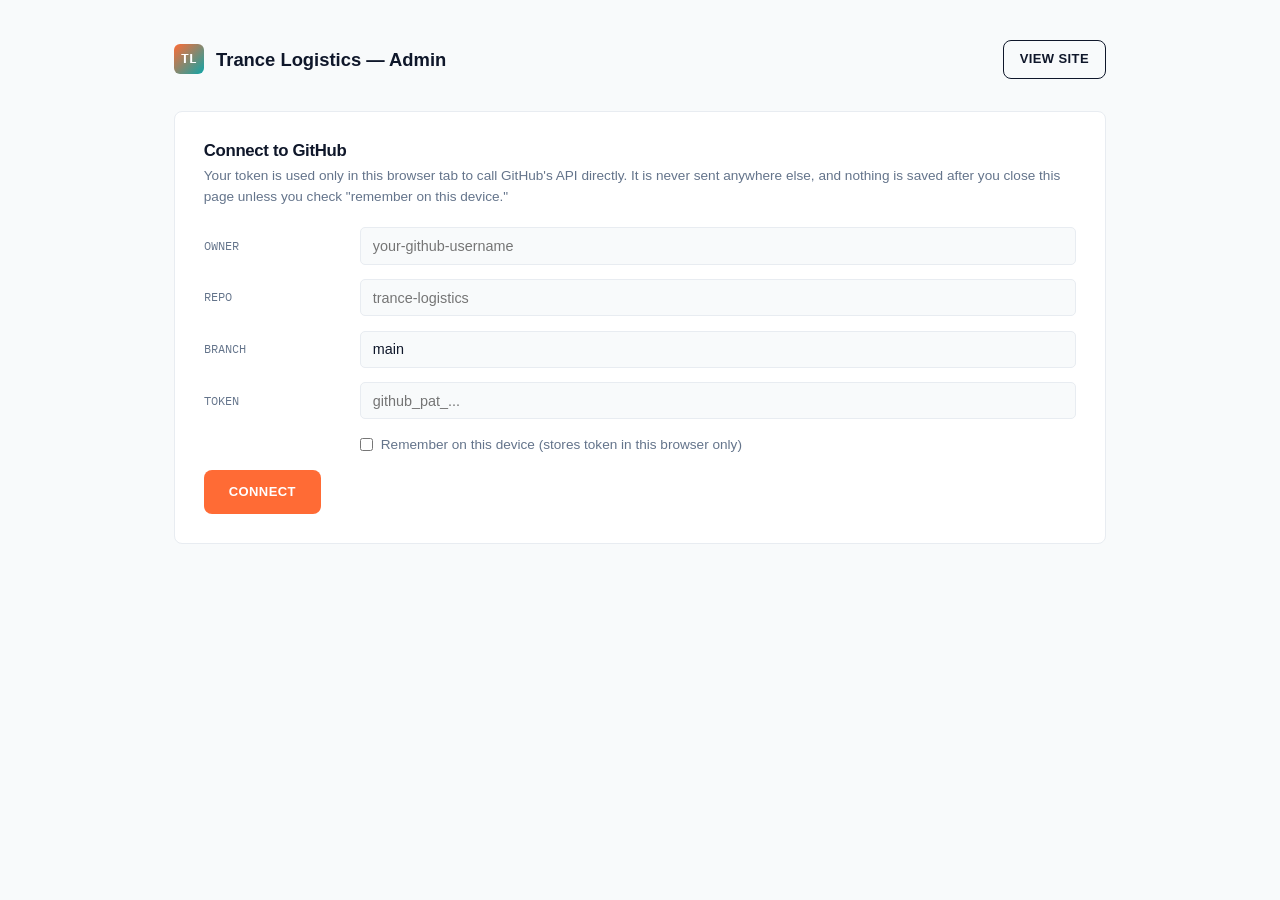
<file: admin.html>
<!DOCTYPE html>
<html lang="en">
<head>
<meta charset="UTF-8">
<meta name="viewport" content="width=device-width, initial-scale=1.0">
<title>Admin — Trance Logistics</title>
<meta name="robots" content="noindex, nofollow">
<link rel="preconnect" href="https://fonts.googleapis.com">
<link href="https://fonts.googleapis.com/css2?family=Space+Grotesk:wght@500;700&family=Inter:wght@400;500;600&family=IBM+Plex+Mono:wght@400;500;600&display=swap" rel="stylesheet">
<link rel="stylesheet" href="assets/css/style.css">
<style>
  body{background:var(--ink-mid);}
  .admin-shell{max-width:980px; margin:0 auto; padding:2.5rem 1.5rem 5rem;}
  .admin-header{display:flex; justify-content:space-between; align-items:center; margin-bottom:2rem; color:var(--text-on-dark);}
  .admin-header .brand{color:var(--text-on-dark);}
  .panel{background:var(--ink); border:1px solid var(--ink-line); border-radius:8px; padding:1.8rem; margin-bottom:1.5rem;}
  .panel h2{color:var(--text-on-dark); font-size:1.05rem; margin-bottom:0.3rem;}
  .panel .hint{color:var(--text-on-dark-muted); font-size:0.85rem; margin-bottom:1.2rem;}
  .field-row{display:grid; grid-template-columns:140px 1fr; gap:1rem; align-items:center; margin-bottom:0.9rem;}
  .field-row label{font-family:var(--font-mono); font-size:11.5px; color:var(--text-on-dark-muted); text-transform:uppercase;}
  .field-row input, .field-row textarea, .field-row select{
    background:var(--ink-mid); border:1px solid var(--ink-line); border-radius:5px; color:var(--text-on-dark);
    padding:0.6rem 0.75rem; font-family:var(--font-body); font-size:0.9rem; width:100%;
  }
  .field-row textarea{min-height:80px; resize:vertical;}
  .tabs{display:flex; flex-wrap:wrap; gap:0.5rem; margin-bottom:1.5rem;}
  .tab-btn{
    background:var(--ink); border:1px solid var(--ink-line); color:var(--text-on-dark-muted);
    padding:0.55rem 1rem; border-radius:20px; font-family:var(--font-mono); font-size:12px; letter-spacing:0.03em;
  }
  .tab-btn.active{border-color:var(--amber); color:var(--amber);}
  .tab-panel{display:none;}
  .tab-panel.active{display:block;}
  .array-item{border:1px solid var(--ink-line); border-radius:6px; padding:1.1rem; margin-bottom:0.9rem; position:relative;}
  .array-item .remove-btn{
    position:absolute; top:0.7rem; right:0.7rem; background:none; border:none; color:var(--text-on-dark-muted);
    font-size:1rem; line-height:1;
  }
  .array-item .remove-btn:hover{color:var(--amber);}
  .add-btn{
    width:100%; padding:0.7rem; border:1px dashed var(--ink-line); border-radius:6px; background:none;
    color:var(--text-on-dark-muted); font-family:var(--font-mono); font-size:12.5px;
  }
  .add-btn:hover{border-color:var(--amber); color:var(--amber);}
  #connect-status, #save-status{
    font-family:var(--font-mono); font-size:12.5px; margin-top:1rem; padding:0.7rem 0.9rem; border-radius:5px; display:none;
  }
  .status-ok{display:block !important; background:rgba(46,156,140,0.12); color:var(--teal-light);}
  .status-err{display:block !important; background:rgba(226,163,59,0.12); color:var(--amber);}
  #app{display:none;}
  .save-bar{position:sticky; bottom:0; background:var(--ink); border-top:1px solid var(--ink-line); padding:1rem 1.8rem; margin:0 -1.8rem; border-radius:0 0 8px 8px; display:flex; justify-content:space-between; align-items:center;}
  .upload-result{margin-top:1rem; display:none;}
</style>
</head>
<body>

<div class="admin-shell">
  <div class="admin-header">
    <div class="brand"><span class="mark">TL</span> Trance Logistics — Admin</div>
    <a href="index.html" class="btn btn-outline-dark" style="padding:0.5rem 1rem;">View site</a>
  </div>

  <div class="panel" id="connect-panel">
    <h2>Connect to GitHub</h2>
    <p class="hint">Your token is used only in this browser tab to call GitHub's API directly. It is never sent anywhere else, and nothing is saved after you close this page unless you check "remember on this device."</p>
    <div class="field-row"><label>Owner</label><input id="gh-owner" placeholder="your-github-username"></div>
    <div class="field-row"><label>Repo</label><input id="gh-repo" placeholder="trance-logistics"></div>
    <div class="field-row"><label>Branch</label><input id="gh-branch" placeholder="main" value="main"></div>
    <div class="field-row"><label>Token</label><input id="gh-token" type="password" placeholder="github_pat_..."></div>
    <div class="field-row"><label>&nbsp;</label>
      <label style="display:flex; align-items:center; gap:0.5rem; font-family:var(--font-body); font-size:0.85rem; text-transform:none; color:var(--text-on-dark-muted);">
        <input type="checkbox" id="gh-remember" style="width:auto;"> Remember on this device (stores token in this browser only)
      </label>
    </div>
    <button class="btn btn-amber" id="connect-btn">Connect</button>
    <div id="connect-status"></div>
  </div>

  <div id="app">
    <div class="tabs">
      <button class="tab-btn active" data-tab="site">Site info</button>
      <button class="tab-btn" data-tab="hero">Hero</button>
      <button class="tab-btn" data-tab="stats">Stats</button>
      <button class="tab-btn" data-tab="services">Services</button>
      <button class="tab-btn" data-tab="lanes">Trade lanes</button>
      <button class="tab-btn" data-tab="testimonials">Testimonials</button>
      <button class="tab-btn" data-tab="offices">Offices</button>
      <button class="tab-btn" data-tab="about">About</button>
      <button class="tab-btn" data-tab="uploads">Uploads</button>
      <button class="tab-btn" data-tab="advanced">Advanced</button>
    </div>

    <div class="panel">
      <div class="tab-panel active" id="tab-site"><h2>Site info</h2><p class="hint">Shown across every page: nav, footer, contact card.</p><div id="site-fields"></div></div>

      <div class="tab-panel" id="tab-hero"><h2>Homepage hero</h2><p class="hint">The headline banner, including the animated route map. Route codes must be one of the known ports so the map can place them.</p><div id="hero-fields"></div></div>

      <div class="tab-panel" id="tab-stats"><h2>Stat strip</h2><p class="hint">The four numbers under the hero.</p><div id="stats-list"></div><button class="add-btn" id="add-stat">+ Add stat</button></div>

      <div class="tab-panel" id="tab-services"><h2>Services</h2><p class="hint">Cards shown on the homepage and services page.</p><div id="services-list"></div><button class="add-btn" id="add-service">+ Add service</button></div>

      <div class="tab-panel" id="tab-lanes"><h2>Featured trade lanes</h2><p class="hint">The manifest-style table on the homepage.</p><div id="lanes-list"></div><button class="add-btn" id="add-lane">+ Add lane</button></div>

      <div class="tab-panel" id="tab-testimonials"><h2>Testimonials</h2><p class="hint">Rotates automatically on the homepage.</p><div id="testimonials-list"></div><button class="add-btn" id="add-testimonial">+ Add testimonial</button></div>

      <div class="tab-panel" id="tab-offices"><h2>Offices</h2><p class="hint">Shown on the about page.</p><div id="offices-list"></div><button class="add-btn" id="add-office">+ Add office</button></div>

      <div class="tab-panel" id="tab-about"><h2>About page</h2><div id="about-fields"></div><h3 style="color:var(--text-on-dark); margin:1.4rem 0 0.8rem; font-size:0.95rem;">Values</h3><div id="values-list"></div><button class="add-btn" id="add-value">+ Add value</button></div>

      <div class="tab-panel" id="tab-uploads">
        <h2>Upload an image</h2>
        <p class="hint">Uploads go to <span class="mono">assets/uploads/</span> in your repo. Copy the resulting path into any field that needs it (this site currently uses icons rather than photos, but this is here for logos, team photos, etc. you add later).</p>
        <input type="file" id="upload-input" accept="image/*">
        <div class="upload-result" id="upload-result"></div>
      </div>

      <div class="tab-panel" id="tab-advanced">
        <h2>Advanced: raw content.json</h2>
        <p class="hint">Full editing power, including fields with no dedicated form yet (like footer navigation links). Edit carefully — this must stay valid JSON.</p>
        <textarea id="raw-json" style="width:100%; min-height:420px; background:var(--ink-mid); color:var(--text-on-dark); border:1px solid var(--ink-line); border-radius:6px; padding:1rem; font-family:var(--font-mono); font-size:12.5px;"></textarea>
        <button class="btn btn-outline-dark" id="apply-raw" style="margin-top:0.8rem;">Apply raw JSON to form fields</button>
      </div>

      <div class="save-bar">
        <span style="font-family:var(--font-mono); font-size:12px; color:var(--text-on-dark-muted);" id="sha-indicator"></span>
        <button class="btn btn-amber" id="save-btn">Publish changes</button>
      </div>
      <div id="save-status"></div>
    </div>
  </div>
</div>

<script src="assets/js/admin.js"></script>
</body>
</html>
</file>
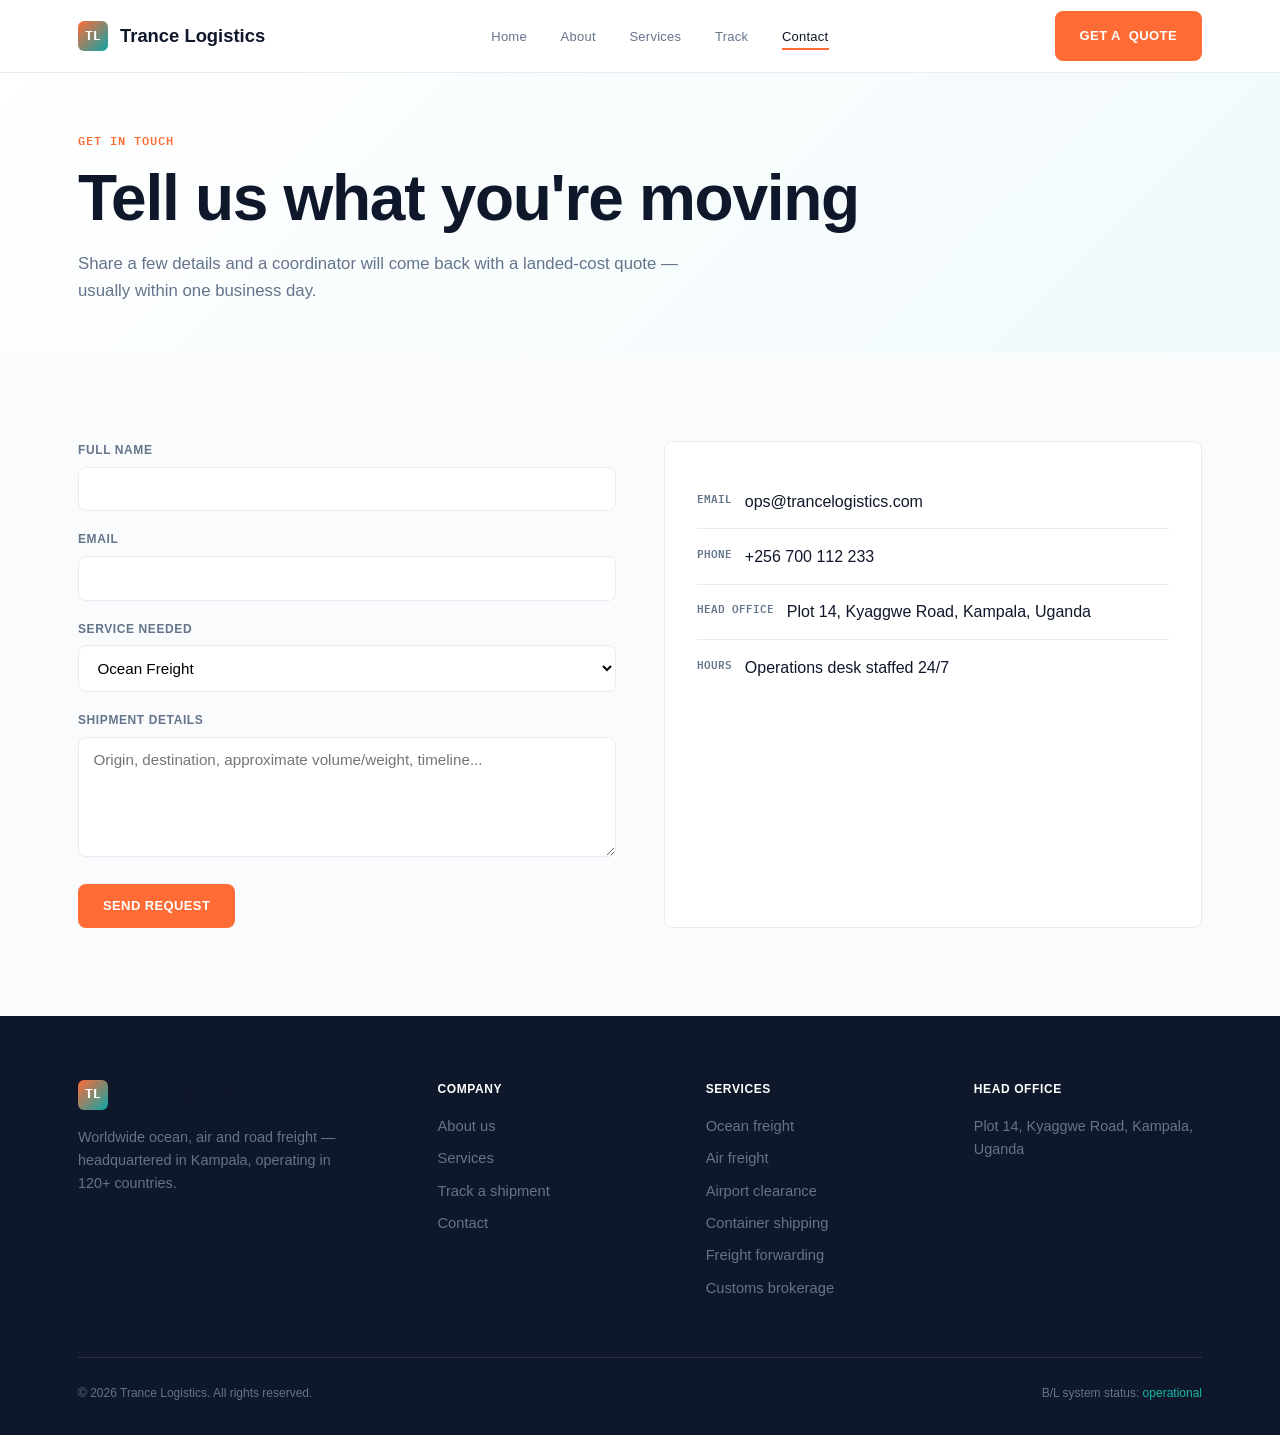
<file: contact.html>
<!DOCTYPE html>
<html lang="en">
<head>
<meta charset="UTF-8">
<meta name="viewport" content="width=device-width, initial-scale=1.0">
<title>Contact — Trance Logistics</title>
<link rel="preconnect" href="https://fonts.googleapis.com">
<link href="https://fonts.googleapis.com/css2?family=Space+Grotesk:wght@500;700&family=Inter:wght@400;500;600&family=IBM+Plex+Mono:wght@400;500;600&display=swap" rel="stylesheet">
<link rel="stylesheet" href="assets/css/style.css">
<link rel="stylesheet" href="assets/css/animations.css">
</head>
<body>

<nav class="site-nav">
  <div class="container">
    <a href="index.html" class="brand"><span class="mark" data-site-mark>TL</span> <span data-site-name>Trance Logistics</span></a>
    <ul class="nav-links">
      <li><a href="index.html">Home</a></li>
      <li><a href="about.html">About</a></li>
      <li><a href="services.html">Services</a></li>
      <li><a href="track.html">Track</a></li>
      <li><a href="contact.html">Contact</a></li>
    </ul>
    <div class="nav-cta">
      <a href="contact.html" class="btn btn-amber"><span class="long">Get a</span> Quote</a>
      <button class="nav-toggle" aria-label="Toggle menu">&#9776;</button>
    </div>
  </div>
</nav>

<header class="page-header">
  <div class="container">
    <div class="eyebrow">Get in touch</div>
    <h1 style="margin:0.9rem 0 1.1rem;">Tell us what you're moving</h1>
    <p class="section-lede">Share a few details and a coordinator will come back with a landed-cost quote — usually within one business day.</p>
  </div>
</header>

<section class="section">
  <div class="container contact-grid">
    <form id="contact-form">
      <div class="form-field">
        <label for="name">Full name</label>
        <input type="text" id="name" required>
      </div>
      <div class="form-field">
        <label for="email">Email</label>
        <input type="email" id="email" required>
      </div>
      <div class="form-field">
        <label for="service">Service needed</label>
        <select id="service">
          <option>Ocean Freight</option>
          <option>Air Freight</option>
          <option>Road &amp; Rail</option>
          <option>Warehousing &amp; Distribution</option>
          <option>Customs Brokerage</option>
          <option>Project &amp; Heavy-Lift Cargo</option>
          <option>Not sure yet</option>
        </select>
      </div>
      <div class="form-field">
        <label for="message">Shipment details</label>
        <textarea id="message" placeholder="Origin, destination, approximate volume/weight, timeline..." required></textarea>
      </div>
      <button type="submit" class="btn btn-amber">Send Request</button>
      <p id="form-status" style="margin-top:1rem; font-family:var(--font-mono); font-size:12.5px; color:var(--teal); display:none;"></p>
    </form>

    <div class="contact-info-card" data-contact-info></div>
  </div>
</section>

<footer class="site-footer">
  <div class="container">
    <div class="footer-grid">
      <div>
        <div class="brand" style="margin-bottom:1rem;"><span class="mark" data-site-mark>TL</span> <span data-site-name>Trance Logistics</span></div>
        <p style="max-width:280px; font-size:0.9rem;">Worldwide ocean, air and road freight — headquartered in Kampala, operating in 120+ countries.</p>
      </div>
      <div>
        <h4>Company</h4>
        <ul data-footer-company></ul>
      </div>
      <div>
        <h4>Services</h4>
        <ul data-footer-services></ul>
      </div>
      <div>
        <h4>Head office</h4>
        <p data-footer-address style="font-size:0.9rem;"></p>
      </div>
    </div>
    <div class="footer-bottom">
      <span>&copy; <span data-year></span> <span data-site-name>Trance Logistics</span>. All rights reserved.</span>
      <span>B/L system status: <span style="color:var(--teal-light)">operational</span></span>
    </div>
  </div>
</footer>

<script src="assets/js/main.js"></script>
<script src="assets/js/animations.js"></script>
<script>
  // This form currently opens the visitor's email client with a pre-filled
  // message (works with zero backend, fine for GitHub Pages). To collect
  // submissions directly instead, swap this for a form backend such as
  // Formspree or Getform — point the fetch() at their endpoint with the
  // same field values and no other changes are needed.
  document.getElementById("contact-form").addEventListener("submit", function (e) {
    e.preventDefault();
    const name = document.getElementById("name").value;
    const email = document.getElementById("email").value;
    const service = document.getElementById("service").value;
    const message = document.getElementById("message").value;
    const to = (window.__TL_CONTENT__ && window.__TL_CONTENT__.site.email) || "ops@trancelogistics.com";
    const subject = encodeURIComponent("Quote request: " + service);
    const body = encodeURIComponent(`Name: ${name}\nEmail: ${email}\nService: ${service}\n\n${message}`);
    window.location.href = `mailto:${to}?subject=${subject}&body=${body}`;

    const status = document.getElementById("form-status");
    status.style.display = "block";
    status.textContent = "Opening your email app to send this — if nothing opens, email us directly instead.";
  });
</script>
</body>
</html>
</file>
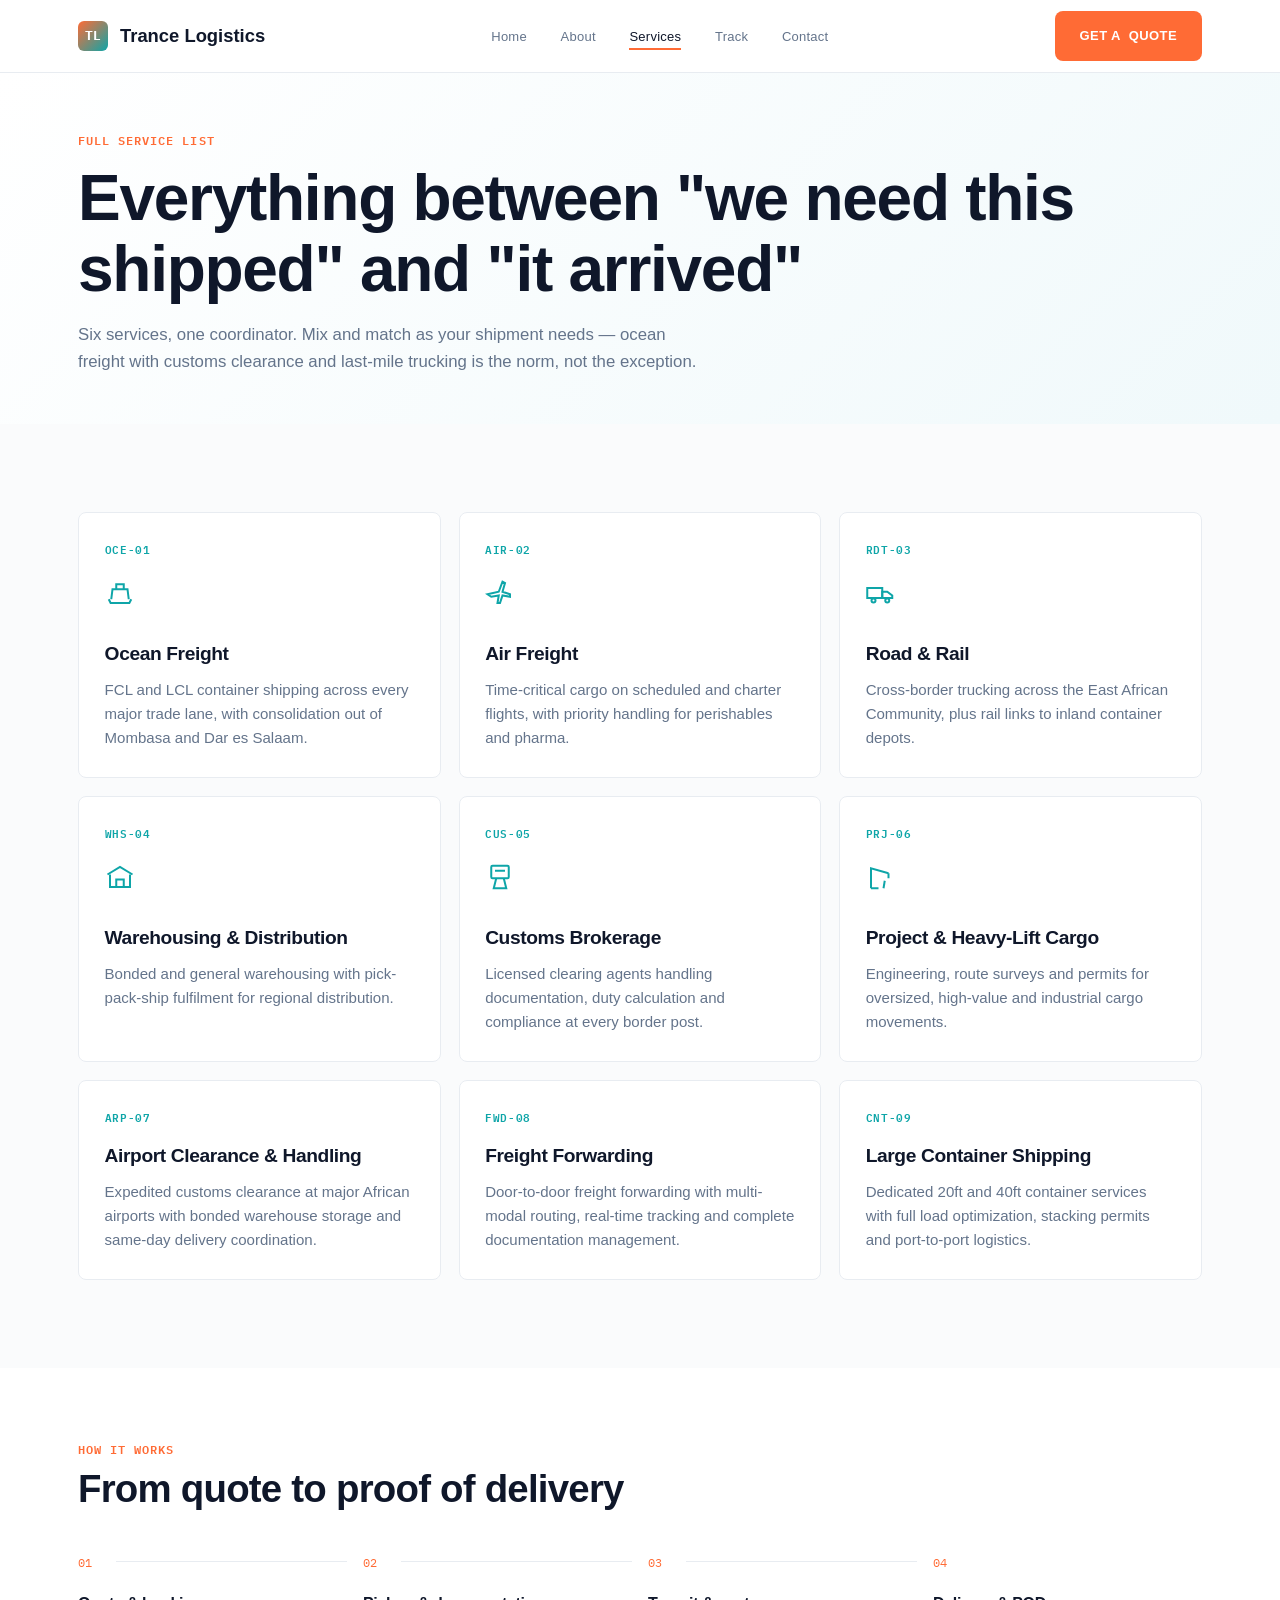
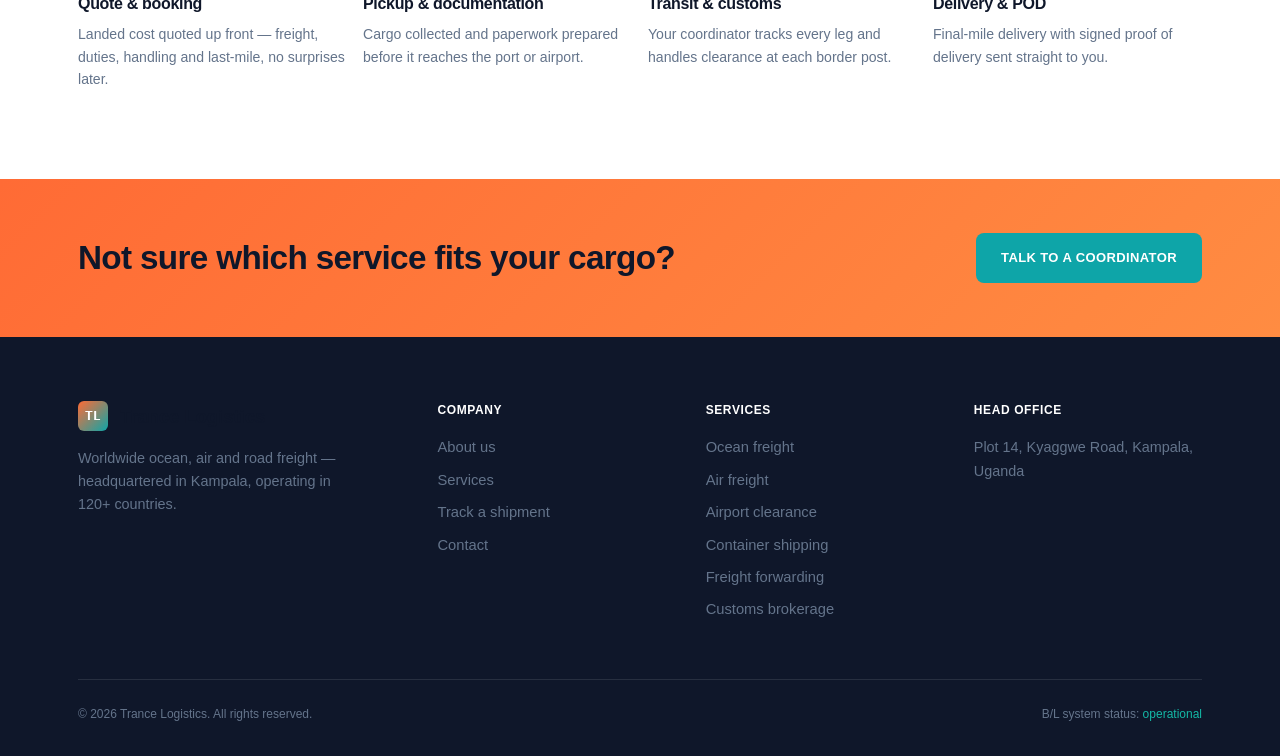
<file: services.html>
<!DOCTYPE html>
<html lang="en">
<head>
<meta charset="UTF-8">
<meta name="viewport" content="width=device-width, initial-scale=1.0">
<title>Services — Trance Logistics</title>
<link rel="preconnect" href="https://fonts.googleapis.com">
<link href="https://fonts.googleapis.com/css2?family=Space+Grotesk:wght@500;700&family=Inter:wght@400;500;600&family=IBM+Plex+Mono:wght@400;500;600&display=swap" rel="stylesheet">
<link rel="stylesheet" href="assets/css/style.css">
<link rel="stylesheet" href="assets/css/animations.css">
<style>
  .process{display:grid; grid-template-columns:repeat(4,1fr); gap:1rem; counter-reset:step;}
  .process-step{position:relative; padding-top:2.4rem;}
  .process-step::before{
    counter-increment:step; content:counter(step, decimal-leading-zero);
    font-family:var(--font-mono); font-size:12px; color:var(--amber);
    position:absolute; top:0; left:0;
  }
  .process-step::after{
    content:""; position:absolute; top:0.55rem; left:2.4rem; right:0; height:1px; background:var(--ink-line);
  }
  .process-step:last-child::after{display:none;}
  .process-step h3{color:var(--text-on-dark); margin-bottom:0.4rem; font-size:1rem;}
  .process-step p{color:var(--text-on-dark-muted); font-size:0.88rem;}
  @media (max-width:860px){.process{grid-template-columns:1fr 1fr;} }
</style>
</head>
<body>

<nav class="site-nav">
  <div class="container">
    <a href="index.html" class="brand"><span class="mark" data-site-mark>TL</span> <span data-site-name>Trance Logistics</span></a>
    <ul class="nav-links">
      <li><a href="index.html">Home</a></li>
      <li><a href="about.html">About</a></li>
      <li><a href="services.html">Services</a></li>
      <li><a href="track.html">Track</a></li>
      <li><a href="contact.html">Contact</a></li>
    </ul>
    <div class="nav-cta">
      <a href="contact.html" class="btn btn-amber"><span class="long">Get a</span> Quote</a>
      <button class="nav-toggle" aria-label="Toggle menu">&#9776;</button>
    </div>
  </div>
</nav>

<header class="page-header">
  <div class="container">
    <div class="eyebrow">Full service list</div>
    <h1 style="margin:0.9rem 0 1.1rem;">Everything between "we need this shipped" and "it arrived"</h1>
    <p class="section-lede">Six services, one coordinator. Mix and match as your shipment needs — ocean freight with customs clearance and last-mile trucking is the norm, not the exception.</p>
  </div>
</header>

<section class="section">
  <div class="container">
    <div class="service-grid" data-services></div>
  </div>
</section>

<section class="section" style="background:var(--ink); padding-top:4.5rem;">
  <div class="container">
    <div class="section-head" style="border:none;">
      <div>
        <div class="eyebrow">How it works</div>
        <h2 style="color:var(--text-on-dark);">From quote to proof of delivery</h2>
      </div>
    </div>
    <div class="process">
      <div class="process-step"><h3>Quote &amp; booking</h3><p>Landed cost quoted up front — freight, duties, handling and last-mile, no surprises later.</p></div>
      <div class="process-step"><h3>Pickup &amp; documentation</h3><p>Cargo collected and paperwork prepared before it reaches the port or airport.</p></div>
      <div class="process-step"><h3>Transit &amp; customs</h3><p>Your coordinator tracks every leg and handles clearance at each border post.</p></div>
      <div class="process-step"><h3>Delivery &amp; POD</h3><p>Final-mile delivery with signed proof of delivery sent straight to you.</p></div>
    </div>
  </div>
</section>

<section class="cta-band">
  <div class="container">
    <h2>Not sure which service fits your cargo?</h2>
    <a href="contact.html" class="btn btn-teal">Talk to a Coordinator</a>
  </div>
</section>

<footer class="site-footer">
  <div class="container">
    <div class="footer-grid">
      <div>
        <div class="brand" style="margin-bottom:1rem;"><span class="mark" data-site-mark>TL</span> <span data-site-name>Trance Logistics</span></div>
        <p style="max-width:280px; font-size:0.9rem;">Worldwide ocean, air and road freight — headquartered in Kampala, operating in 120+ countries.</p>
      </div>
      <div>
        <h4>Company</h4>
        <ul data-footer-company></ul>
      </div>
      <div>
        <h4>Services</h4>
        <ul data-footer-services></ul>
      </div>
      <div>
        <h4>Head office</h4>
        <p data-footer-address style="font-size:0.9rem;"></p>
      </div>
    </div>
    <div class="footer-bottom">
      <span>&copy; <span data-year></span> <span data-site-name>Trance Logistics</span>. All rights reserved.</span>
      <span>B/L system status: <span style="color:var(--teal-light)">operational</span></span>
    </div>
  </div>
</footer>

<script src="assets/js/main.js"></script>
<script src="assets/js/animations.js"></script>
</body>
</html>
</file>
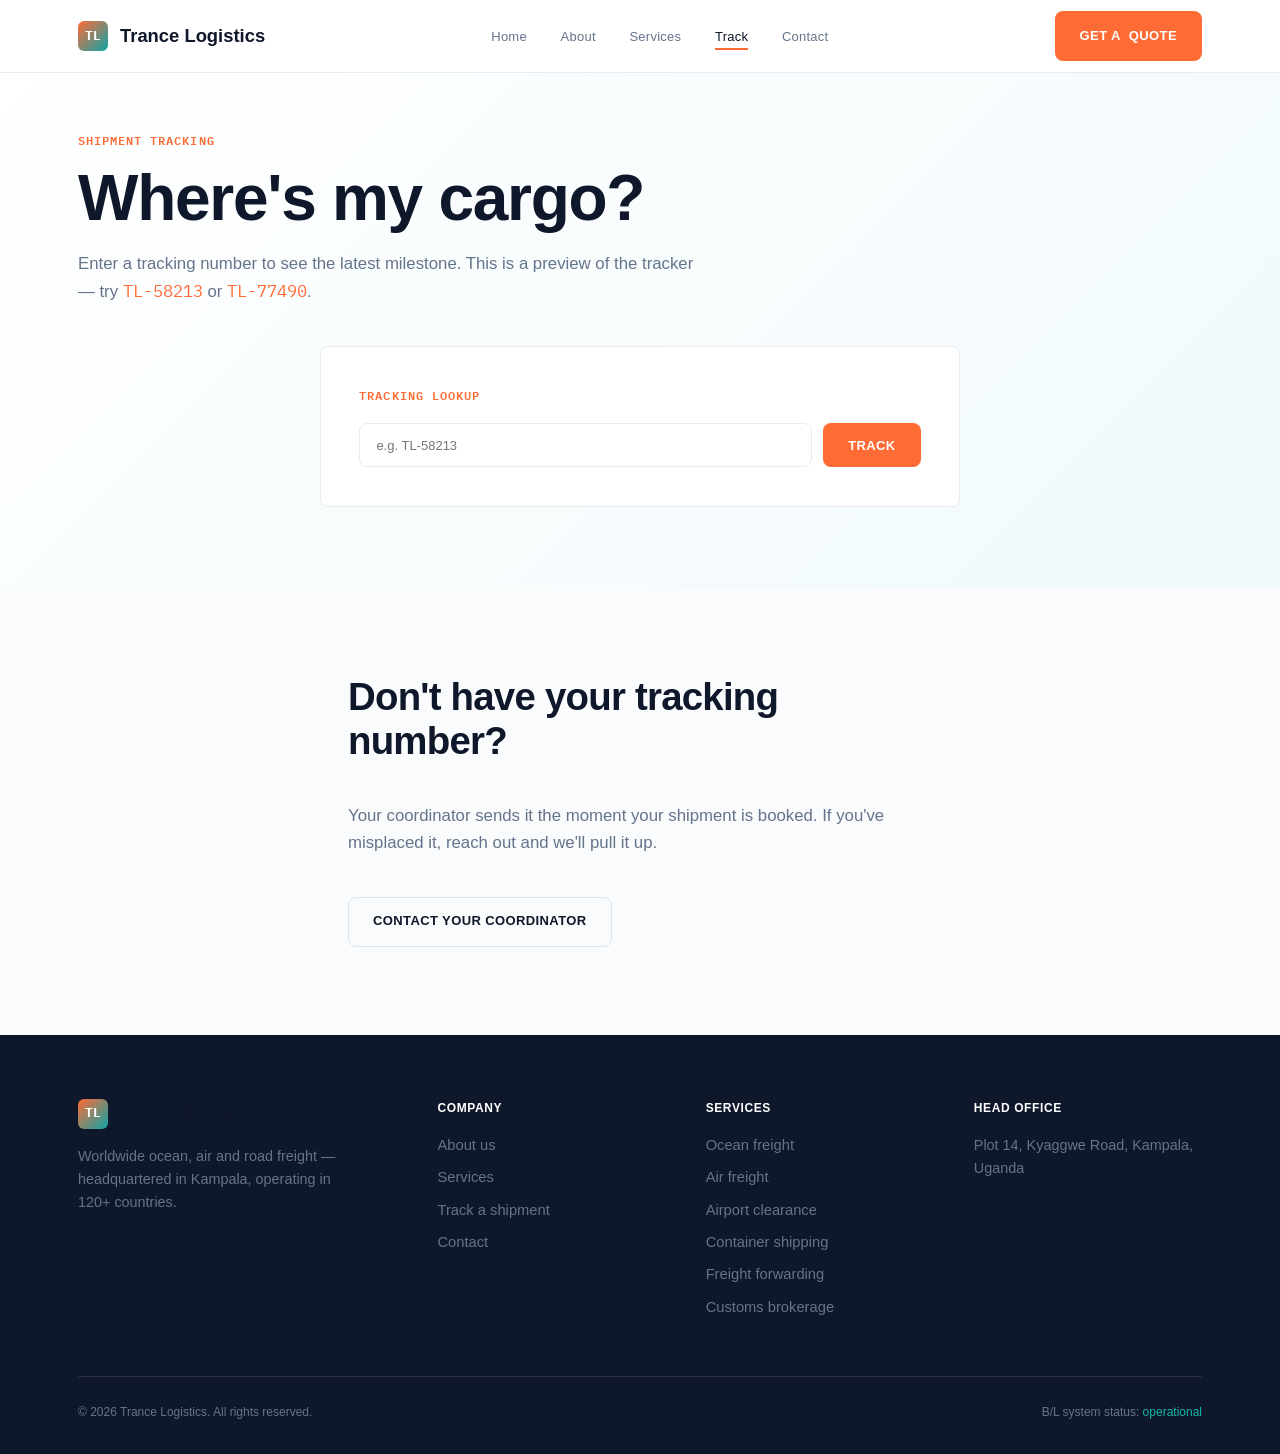
<file: track.html>
<!DOCTYPE html>
<html lang="en">
<head>
<meta charset="UTF-8">
<meta name="viewport" content="width=device-width, initial-scale=1.0">
<title>Track a Shipment — Trance Logistics</title>
<link rel="preconnect" href="https://fonts.googleapis.com">
<link href="https://fonts.googleapis.com/css2?family=Space+Grotesk:wght@500;700&family=Inter:wght@400;500;600&family=IBM+Plex+Mono:wght@400;500;600&display=swap" rel="stylesheet">
<link rel="stylesheet" href="assets/css/style.css">
<link rel="stylesheet" href="assets/css/animations.css">
</head>
<body>

<nav class="site-nav">
  <div class="container">
    <a href="index.html" class="brand"><span class="mark" data-site-mark>TL</span> <span data-site-name>Trance Logistics</span></a>
    <ul class="nav-links">
      <li><a href="index.html">Home</a></li>
      <li><a href="about.html">About</a></li>
      <li><a href="services.html">Services</a></li>
      <li><a href="track.html">Track</a></li>
      <li><a href="contact.html">Contact</a></li>
    </ul>
    <div class="nav-cta">
      <a href="contact.html" class="btn btn-amber"><span class="long">Get a</span> Quote</a>
      <button class="nav-toggle" aria-label="Toggle menu">&#9776;</button>
    </div>
  </div>
</nav>

<header class="page-header" style="padding-bottom:5rem;">
  <div class="container">
    <div class="eyebrow">Shipment tracking</div>
    <h1 style="margin:0.9rem 0 1.1rem;">Where's my cargo?</h1>
    <p class="section-lede">Enter a tracking number to see the latest milestone. This is a preview of the tracker — try <span class="mono" style="color:var(--amber)">TL-58213</span> or <span class="mono" style="color:var(--amber)">TL-77490</span>.</p>

    <div class="track-box mt-lg">
      <div class="eyebrow">Tracking lookup</div>
      <form class="track-form" id="track-form">
        <input type="text" id="track-input" placeholder="e.g. TL-58213" autocomplete="off">
        <button class="btn btn-amber" type="submit">Track</button>
      </form>
      <div id="track-error" style="display:none; color:var(--amber); font-family:var(--font-mono); font-size:12.5px; margin-top:0.9rem;">
        No shipment found with that number. Double-check the reference or contact your coordinator.
      </div>
      <div class="track-result" id="track-result"></div>
    </div>
  </div>
</header>

<section class="section">
  <div class="container" style="max-width:640px;" class="text-center">
    <h2>Don't have your tracking number?</h2>
    <p class="section-lede mt-lg">Your coordinator sends it the moment your shipment is booked. If you've misplaced it, reach out and we'll pull it up.</p>
    <a href="contact.html" class="btn btn-outline-light mt-lg">Contact your coordinator</a>
  </div>
</section>

<footer class="site-footer">
  <div class="container">
    <div class="footer-grid">
      <div>
        <div class="brand" style="margin-bottom:1rem;"><span class="mark" data-site-mark>TL</span> <span data-site-name>Trance Logistics</span></div>
        <p style="max-width:280px; font-size:0.9rem;">Worldwide ocean, air and road freight — headquartered in Kampala, operating in 120+ countries.</p>
      </div>
      <div>
        <h4>Company</h4>
        <ul data-footer-company></ul>
      </div>
      <div>
        <h4>Services</h4>
        <ul data-footer-services></ul>
      </div>
      <div>
        <h4>Head office</h4>
        <p data-footer-address style="font-size:0.9rem;"></p>
      </div>
    </div>
    <div class="footer-bottom">
      <span>&copy; <span data-year></span> <span data-site-name>Trance Logistics</span>. All rights reserved.</span>
      <span>B/L system status: <span style="color:var(--teal-light)">operational</span></span>
    </div>
  </div>
</footer>

<script src="assets/js/main.js"></script>
<script src="assets/js/animations.js"></script>
<script>
  // Demo tracking data. This page previews the tracking experience with sample
  // shipments — wiring it to real shipment data means connecting a backend or
  // carrier API, which is a separate project from this static site.
  const DEMO_SHIPMENTS = {
    "TL-58213": {
      origin: "Mombasa, KE", destination: "Rotterdam, NL", mode: "Ocean Freight",
      milestones: [
        { status: "Booking confirmed", meta: "Mombasa, KE · 3 Aug", done: true },
        { status: "Departed origin port", meta: "Mombasa, KE · 6 Aug", done: true },
        { status: "In transit", meta: "Indian Ocean · en route", done: true },
        { status: "Customs clearance", meta: "Rotterdam, NL · pending arrival", done: false },
        { status: "Out for delivery", meta: "Pending", done: false },
      ],
    },
    "TL-77490": {
      origin: "Kampala, UG", destination: "Dubai, AE", mode: "Air Freight",
      milestones: [
        { status: "Booking confirmed", meta: "Kampala, UG · 11 Aug", done: true },
        { status: "Departed origin airport", meta: "Entebbe, UG · 12 Aug", done: true },
        { status: "Customs clearance", meta: "Dubai, AE · 12 Aug", done: true },
        { status: "Out for delivery", meta: "Dubai, AE · 13 Aug", done: true },
        { status: "Delivered", meta: "Signed by receiving warehouse · 13 Aug", done: true },
      ],
    },
  };

  const form = document.getElementById("track-form");
  const input = document.getElementById("track-input");
  const resultBox = document.getElementById("track-result");
  const errorBox = document.getElementById("track-error");

  form.addEventListener("submit", (e) => {
    e.preventDefault();
    const key = input.value.trim().toUpperCase();
    const shipment = DEMO_SHIPMENTS[key];
    errorBox.style.display = "none";
    resultBox.classList.remove("show");

    if (!shipment) {
      errorBox.style.display = "block";
      return;
    }

    resultBox.innerHTML = `
      <div class="eyebrow">${key} · ${shipment.mode}</div>
      <h3 style="color:var(--text-on-dark); margin:0.5rem 0 1.2rem;">${shipment.origin} &rarr; ${shipment.destination}</h3>
      ${shipment.milestones
        .map(
          (m) => `
        <div class="milestone ${m.done ? "" : "pending"}">
          <div class="dot"></div>
          <div>
            <div class="m-status" style="color:${m.done ? "var(--text-on-dark)" : "var(--text-on-dark-muted)"}">${m.status}</div>
            <div class="m-meta">${m.meta}</div>
          </div>
        </div>`
        )
        .join("")}
    `;
    resultBox.classList.add("show");
  });
</script>
</body>
</html>
</file>
<file: assets/css/style.css>
/* ==========================================================================
   Trance Logistics — Design System (Lighter, Modern Theme)
   Palette: Clean whites + bright accent colors + professional teal
   Type: Poppins (display) / Segoe UI (body) / IBM Plex Mono (data)
   ========================================================================== */

:root{
  --ink:        #FFFFFF;
  --ink-mid:    #F8FAFB;
  --ink-line:   #E8ECF1;
  --paper:      #FAFBFC;
  --paper-mid:  #F0F4F8;
  --paper-line: #DDE5ED;
  --amber:      #FF6B35;
  --amber-dark: #E85A2B;
  --teal:       #0EA5A8;
  --teal-light: #14B8A6;
  --text-on-dark:        #0F172A;
  --text-on-dark-muted:  #64748B;
  --text-on-light:       #0F172A;
  --text-on-light-muted: #64748B;

  --font-display: 'Poppins', 'Segoe UI', sans-serif;
  --font-body: 'Segoe UI', -apple-system, BlinkMacSystemFont, sans-serif;
  --font-mono: 'IBM Plex Mono', monospace;

  --radius: 8px;
  --container: 1180px;
}

*{box-sizing:border-box; margin:0; padding:0;}
html{scroll-behavior:smooth;}
body{
  font-family:var(--font-body);
  background:var(--paper);
  color:var(--text-on-light);
  line-height:1.6;
  -webkit-font-smoothing:antialiased;
}
img{max-width:100%; display:block;}
a{color:inherit; text-decoration:none;}
ul{list-style:none;}
button{font-family:inherit; cursor:pointer;}

.container{
  max-width:var(--container);
  margin:0 auto;
  padding:0 1.75rem;
}

@media (prefers-reduced-motion: reduce){
  *{animation-duration:0.01ms !important; animation-iteration-count:1 !important; transition-duration:0.01ms !important; scroll-behavior:auto !important;}
}

/* ---------- Type ---------- */
.eyebrow{
  font-family:var(--font-mono);
  font-size:11.5px;
  letter-spacing:0.09em;
  text-transform:uppercase;
  color:var(--amber);
  font-weight:600;
}
.eyebrow.on-light{color:var(--teal);}
h1,h2,h3{
  font-family:var(--font-display);
  font-weight:700;
  letter-spacing:-0.02em;
  color:var(--text-on-light);
}
h1{font-size:clamp(2.4rem, 5vw, 4rem); line-height:1.1;}
h2{font-size:clamp(1.7rem, 3vw, 2.5rem); line-height:1.15;}
h3{font-size:1.2rem;}
.section-lede{
  max-width:620px;
  color:var(--text-on-light-muted);
  font-size:1.05rem;
  font-weight:400;
}
.mono{font-family:var(--font-mono);}

/* ---------- Buttons ---------- */
.btn{
  display:inline-flex;
  align-items:center;
  gap:0.5rem;
  padding:0.85rem 1.5rem;
  border-radius:var(--radius);
  font-family:var(--font-display);
  font-size:13px;
  letter-spacing:0.03em;
  text-transform:uppercase;
  font-weight:600;
  border:1px solid transparent;
  transition:transform 0.15s ease, background 0.15s ease, border-color 0.15s ease, box-shadow 0.15s ease;
}
.btn:hover{transform:translateY(-2px); box-shadow:0 4px 12px rgba(0,0,0,0.1);}
.btn-amber{background:var(--amber); color:#fff;}
.btn-amber:hover{background:var(--amber-dark);}
.btn-outline-dark{border-color:var(--text-on-light); color:var(--text-on-light);}
.btn-outline-dark:hover{border-color:var(--amber); background:rgba(255,107,53,0.05); color:var(--amber);}
.btn-outline-light{border-color:var(--paper-line); color:var(--text-on-light);}
.btn-outline-light:hover{border-color:var(--teal); background:rgba(14,165,168,0.05); color:var(--teal);}
.btn-teal{background:var(--teal); color:#fff;}
.btn-teal:hover{background:var(--teal-light);}

/* ---------- Nav ---------- */
.site-nav{
  position:sticky; top:0; z-index:50;
  background:rgba(255,255,255,0.95);
  backdrop-filter:blur(8px);
  border-bottom:1px solid var(--ink-line);
}
.site-nav .container{
  display:flex; align-items:center; justify-content:space-between;
  height:72px;
}
.brand{
  display:flex; align-items:center; gap:12px;
  font-family:var(--font-display); font-weight:700; font-size:1.15rem;
  color:var(--text-on-light);
  transition:opacity 0.2s ease;
}
.brand:hover{
  opacity:0.85;
}
.brand-logo{
  height:50px;
  width:auto;
  max-width:50px;
}
.brand .mark{
  width:30px; height:30px; border-radius:6px;
  background:linear-gradient(135deg, var(--amber), var(--teal));
  display:flex; align-items:center; justify-content:center;
  color:#fff; font-family:var(--font-mono); font-weight:700; font-size:13px;
}
.nav-links{display:flex; align-items:center; gap:2.1rem;}
.nav-links a{
  font-family:var(--font-display); font-size:13px; letter-spacing:0.02em; font-weight:500;
  color:var(--text-on-dark-muted);
  padding-bottom:4px; border-bottom:2px solid transparent;
  transition:color 0.15s ease, border-color 0.15s ease;
}
.nav-links a:hover, .nav-links a.active{color:var(--text-on-dark); border-color:var(--amber);}
.nav-cta{display:flex; align-items:center; gap:1rem;}
.nav-toggle{display:none; background:none; border:none; color:var(--text-on-light); font-size:1.4rem;}

@media (max-width:860px){
  .nav-links{
    position:absolute; top:72px; left:0; right:0;
    background:#fff; border-bottom:1px solid var(--ink-line);
    flex-direction:column; align-items:flex-start; gap:0;
    padding:0.5rem 1.75rem 1.25rem;
    display:none;
  }
  .nav-links.open{display:flex;}
  .nav-links a{padding:0.7rem 0; width:100%; border-bottom:none;}
  .nav-toggle{display:block;}
  .nav-cta .btn span.long{display:none;}
}

/* ---------- Hero ---------- */
.hero{
  position:relative;
  background:linear-gradient(135deg, #FFFFFF 0%, #F0F9FB 100%);
  color:var(--text-on-light);
  overflow:hidden;
  padding:5rem 0 4rem;
}
.hero-grid{
  display:grid; grid-template-columns:1.1fr 1fr; gap:2rem; align-items:center;
  position:relative; z-index:2;
}
.hero h1{margin:0.9rem 0 1.1rem;}
.hero .section-lede{color:var(--text-on-light-muted); max-width:520px;}
.hero-actions{display:flex; gap:0.9rem; margin-top:1.9rem; flex-wrap:wrap;}
.hero-map{position:relative; height:380px;}
.hero-map svg{width:100%; height:100%;}
@media (max-width:900px){
  .hero-grid{grid-template-columns:1fr;}
  .hero-map{height:280px; order:-1;}
}

/* route map styling */
.route-grid-line{stroke:var(--ink-line); stroke-width:1;}
.route-path{
  fill:none; stroke:var(--amber); stroke-width:1.6; stroke-dasharray:6 5;
  animation:dashmove 3.2s linear infinite;
  opacity:0.85;
}
.route-path.alt{stroke:var(--teal-light);}
@keyframes dashmove{to{stroke-dashoffset:-110;}}
.route-node{fill:var(--paper);}
.route-node-ring{
  fill:none; stroke:var(--amber); stroke-width:1.4; opacity:0;
  transform-origin:center;
  animation:ping 2.6s ease-out infinite;
}
.route-node-ring.t2{animation-delay:0.9s; stroke:var(--teal-light);}
.route-node-ring.t3{animation-delay:1.7s;}
@keyframes ping{
  0%{opacity:0.7; transform:scale(0.4);}
  100%{opacity:0; transform:scale(2.6);}
}
.route-label{
  font-family:var(--font-mono); font-size:9.5px; fill:var(--text-on-dark-muted); letter-spacing:0.05em;
}

/* ---------- Stat strip ---------- */
.stat-strip{
  background:#fff; border-top:1px solid var(--ink-line); border-bottom:1px solid var(--ink-line);
}
.stat-strip .container{
  display:grid; grid-template-columns:repeat(4, 1fr);
  padding:2.2rem 1.75rem;
}
.stat{padding:0 1.5rem; border-left:1px solid var(--ink-line);}
.stat:first-child{border-left:none; padding-left:0;}
.stat .value{font-family:var(--font-display); font-size:1.9rem; color:var(--amber); font-weight:700;}
.stat .label{font-size:12.5px; color:var(--text-on-dark-muted); margin-top:0.3rem; font-weight:500;}
@media (max-width:760px){
  .stat-strip .container{grid-template-columns:1fr 1fr; row-gap:1.6rem;}
  .stat{border-left:none; padding-left:0;}
}

/* ---------- Sections ---------- */
.section{padding:5.5rem 0;}
.section.tight{padding:3.5rem 0;}
.section-head{display:flex; justify-content:space-between; align-items:flex-end; gap:2rem; margin-bottom:2.6rem; flex-wrap:wrap;}
.section-head h2{margin-top:0.5rem;}

/* ---------- Service cards ---------- */
.service-grid{display:grid; grid-template-columns:repeat(3, 1fr); gap:1.1rem;}
.service-card{
  background:#fff; border:1px solid var(--ink-line); border-radius:var(--radius);
  padding:1.7rem 1.6rem;
  opacity:0; transform:translateY(16px);
  transition:opacity 0.6s ease, transform 0.6s ease, border-color 0.2s ease, box-shadow 0.2s ease;
}
.service-card.in{opacity:1; transform:translateY(0);}
.service-card:hover{border-color:var(--teal); box-shadow:0 8px 24px rgba(14,165,168,0.1);}
.service-card .code{font-family:var(--font-mono); font-size:11px; color:var(--teal); letter-spacing:0.06em; font-weight:600;}
.service-card .icon{margin:0.9rem 0 1rem; font-size:2rem;}
.service-card h3{margin-bottom:0.5rem; color:var(--text-on-light);}
.service-card p{color:var(--text-on-light-muted); font-size:0.94rem; line-height:1.6;}
@media (max-width:900px){.service-grid{grid-template-columns:1fr 1fr;}}
@media (max-width:600px){.service-grid{grid-template-columns:1fr;}}

/* ---------- Lane table (manifest style) ---------- */
.lane-table{width:100%; border-collapse:collapse; font-family:var(--font-body); font-size:13px;}
.lane-table th{
  text-align:left; padding:0.8rem 1rem; color:var(--text-on-light-muted);
  font-weight:600; text-transform:uppercase; letter-spacing:0.05em; font-size:11px;
  border-bottom:1px solid var(--ink-line);
}
.lane-table td{padding:1rem; border-bottom:1px solid var(--ink-line);}
.lane-table tr:hover td{background:var(--paper-mid);}
.tag{
  display:inline-block; padding:0.2rem 0.55rem; border-radius:4px;
  background:rgba(14,165,168,0.1); color:var(--teal); font-size:11px; font-weight:600;
}

/* ---------- Testimonial slider ---------- */
.t-slider{position:relative; max-width:760px; margin:0 auto; min-height:190px;}
.t-slide{
  position:absolute; inset:0; opacity:0; transition:opacity 0.6s ease; pointer-events:none;
}
.t-slide.active{opacity:1; pointer-events:auto;}
.t-slide blockquote{font-family:var(--font-display); font-size:1.35rem; line-height:1.4; color:var(--text-on-light); font-weight:500;}
.t-slide .attrib{margin-top:1.2rem; font-family:var(--font-body); font-size:13px; color:var(--teal); font-weight:600;}
.t-dots{display:flex; gap:8px; justify-content:center; margin-top:2rem;}
.t-dots button{
  width:7px; height:7px; border-radius:50%; background:var(--paper-line); border:none;
}
.t-dots button.active{background:var(--teal); width:20px; border-radius:4px; transition:width 0.2s ease;}

/* ---------- CTA band ---------- */
.cta-band{background:linear-gradient(135deg, var(--amber) 0%, #FF8C42 100%); color:#fff; padding:3.4rem 0;}
.cta-band .container{display:flex; justify-content:space-between; align-items:center; gap:2rem; flex-wrap:wrap;}
.cta-band h2{font-size:clamp(1.5rem, 2.6vw, 2.1rem); font-weight:700;}

/* ---------- Footer ---------- */
.site-footer{background:var(--text-on-light); color:var(--text-on-dark-muted); padding:4rem 0 2rem;}
.footer-grid{display:grid; grid-template-columns:1.4fr 1fr 1fr 1fr; gap:2.5rem; padding-bottom:3rem; border-bottom:1px solid rgba(255,255,255,0.1);}
.footer-grid h4{font-family:var(--font-display); font-size:12px; letter-spacing:0.05em; text-transform:uppercase; color:#fff; margin-bottom:1rem; font-weight:700;}
.footer-grid li{margin-bottom:0.55rem; font-size:0.92rem;}
.footer-grid a:hover{color:var(--amber);}
.footer-bottom{display:flex; justify-content:space-between; padding-top:1.6rem; font-size:12px; font-family:var(--font-body); flex-wrap:wrap; gap:0.8rem;}
@media (max-width:800px){.footer-grid{grid-template-columns:1fr 1fr;}}

/* ---------- Reveal-on-scroll ---------- */
.reveal{opacity:0; transform:translateY(18px); transition:opacity 0.7s ease, transform 0.7s ease;}
.reveal.in{opacity:1; transform:translateY(0);}

/* ---------- Inner page header (non-home) ---------- */
.page-header{background:linear-gradient(135deg, #FFFFFF 0%, #F0F9FB 100%); color:var(--text-on-light); padding:3.6rem 0 3rem;}
.page-header .section-lede{color:var(--text-on-light-muted);}

/* ---------- About page ---------- */
.values-grid{display:grid; grid-template-columns:repeat(3,1fr); gap:1.1rem;}
.value-card{
  border-left:3px solid var(--teal); padding:0.3rem 0 0.3rem 1.1rem;
  background:#fff; padding:1.2rem 1.2rem 1.2rem 1.1rem; border-radius:var(--radius);
}
.value-card h3{margin-bottom:0.4rem; color:var(--text-on-light);}
.value-card p{color:var(--text-on-light-muted); font-size:0.92rem; line-height:1.6;}
@media (max-width:760px){.values-grid{grid-template-columns:1fr;}}

.office-grid{display:grid; grid-template-columns:repeat(4,1fr); gap:1rem;}
.office-card{
  background:#fff; border:1px solid var(--ink-line); border-radius:var(--radius); 
  padding:1.3rem; transition:border-color 0.2s ease, box-shadow 0.2s ease;
}
.office-card:hover{border-color:var(--teal); box-shadow:0 4px 12px rgba(14,165,168,0.1);}
.office-card .city{font-family:var(--font-display); font-weight:700; font-size:1.05rem; color:var(--text-on-light);}
.office-card .coords{font-family:var(--font-mono); font-size:11px; color:var(--amber); margin:0.3rem 0 0.6rem; font-weight:600;}
.office-card .role{font-size:12.5px; color:var(--text-on-dark-muted);}
@media (max-width:860px){.office-grid{grid-template-columns:1fr 1fr;}}

/* ---------- Track page ---------- */
.track-box{
  background:#fff; border:1px solid var(--ink-line); border-radius:var(--radius);
  padding:2.4rem; max-width:640px; margin:0 auto;
}
.track-form{display:flex; gap:0.7rem; margin-top:1.2rem;}
.track-form input{
  flex:1; padding:0.85rem 1rem; border-radius:var(--radius); border:1px solid var(--ink-line);
  background:#fff; color:var(--text-on-light); font-family:var(--font-body); font-size:13px;
}
.track-form input:focus{outline:2px solid var(--teal); outline-offset:1px;}
.track-result{margin-top:1.8rem; display:none;}
.track-result.show{display:block;}
.milestone{display:flex; gap:1rem; padding:0.9rem 0; border-bottom:1px solid var(--ink-line);}
.milestone:last-child{border-bottom:none;}
.milestone .dot{width:9px; height:9px; border-radius:50%; background:var(--teal); margin-top:5px; flex-shrink:0;}
.milestone.pending .dot{background:var(--ink-line);}
.milestone .m-status{font-weight:600; font-size:0.92rem; color:var(--text-on-light);}
.milestone .m-meta{font-family:var(--font-mono); font-size:11.5px; color:var(--text-on-dark-muted); margin-top:0.2rem;}

/* ---------- Contact page ---------- */
.contact-grid{display:grid; grid-template-columns:1fr 1fr; gap:3rem;}
.form-field{margin-bottom:1.2rem;}
.form-field label{
  display:block; font-family:var(--font-display); font-size:12px; text-transform:uppercase; 
  letter-spacing:0.05em; color:var(--text-on-light-muted); margin-bottom:0.4rem; font-weight:600;
}
.form-field input, .form-field select, .form-field textarea{
  width:100%; padding:0.8rem 0.9rem; border:1px solid var(--ink-line); border-radius:var(--radius);
  font-family:var(--font-body); font-size:0.95rem; background:#fff;
}
.form-field textarea{min-height:120px; resize:vertical;}
.form-field input:focus, .form-field select:focus, .form-field textarea:focus{outline:2px solid var(--teal); outline-offset:1px;}
.contact-info-card{background:#fff; color:var(--text-on-light); border-radius:var(--radius); padding:2rem; border:1px solid var(--ink-line);}
.contact-info-card .row{display:flex; gap:0.8rem; padding:0.9rem 0; border-bottom:1px solid var(--ink-line);}
.contact-info-card .row:last-child{border-bottom:none;}
.contact-info-card .row .label{font-family:var(--font-mono); font-size:11px; color:var(--text-on-dark-muted); text-transform:uppercase; font-weight:600;}
@media (max-width:860px){.contact-grid{grid-template-columns:1fr;}}

/* ---------- Utility ---------- */
.text-center{text-align:center;}
.mt-lg{margin-top:2.5rem;}
</file>
<file: assets/css/animations.css>
/* ============================================================================
   TRANCE LOGISTICS — VISUAL ANIMATIONS & GRAPHICS
   ============================================================================ */

/* Fade In on Scroll */
@keyframes fadeInUp {
  from {
    opacity: 0;
    transform: translateY(30px);
  }
  to {
    opacity: 1;
    transform: translateY(0);
  }
}

@keyframes fadeInDown {
  from {
    opacity: 0;
    transform: translateY(-30px);
  }
  to {
    opacity: 1;
    transform: translateY(0);
  }
}

@keyframes fadeIn {
  from {
    opacity: 0;
  }
  to {
    opacity: 1;
  }
}

@keyframes slideInLeft {
  from {
    opacity: 0;
    transform: translateX(-60px);
  }
  to {
    opacity: 1;
    transform: translateX(0);
  }
}

@keyframes slideInRight {
  from {
    opacity: 0;
    transform: translateX(60px);
  }
  to {
    opacity: 1;
    transform: translateX(0);
  }
}

/* Scale and Pulse Effects */
@keyframes scaleIn {
  from {
    opacity: 0;
    transform: scale(0.95);
  }
  to {
    opacity: 1;
    transform: scale(1);
  }
}

@keyframes pulse {
  0%, 100% {
    opacity: 1;
  }
  50% {
    opacity: 0.7;
  }
}

@keyframes glow {
  0%, 100% {
    box-shadow: 0 0 5px rgba(0, 0, 0, 0.1);
  }
  50% {
    box-shadow: 0 0 20px rgba(255, 193, 7, 0.3);
  }
}

/* Gradient Animation */
@keyframes gradientShift {
  0% {
    background-position: 0% 50%;
  }
  50% {
    background-position: 100% 50%;
  }
  100% {
    background-position: 0% 50%;
  }
}

/* Floating Animation */
@keyframes float {
  0%, 100% {
    transform: translateY(0px);
  }
  50% {
    transform: translateY(-20px);
  }
}

/* Rotating Animation */
@keyframes rotate {
  from {
    transform: rotate(0deg);
  }
  to {
    transform: rotate(360deg);
  }
}

/* Hero Section Animations */
.hero {
  position: relative;
  overflow: hidden;
}

.hero::before {
  content: "";
  position: absolute;
  top: 0;
  left: 0;
  right: 0;
  bottom: 0;
  background: linear-gradient(135deg, rgba(0, 150, 136, 0.05) 0%, rgba(255, 193, 7, 0.05) 100%);
  pointer-events: none;
  animation: gradientShift 8s ease infinite;
  background-size: 200% 200%;
}

[data-hero-headline] {
  animation: fadeInUp 0.8s ease-out 0.2s both;
}

[data-hero-eyebrow] {
  animation: fadeInDown 0.8s ease-out 0.1s both;
}

[data-hero-sub] {
  animation: fadeInUp 0.8s ease-out 0.3s both;
}

.hero-actions {
  animation: fadeInUp 0.8s ease-out 0.4s both;
}

.hero-actions a {
  transition: all 0.3s ease;
}

.hero-actions a:hover {
  transform: translateY(-3px);
  box-shadow: 0 10px 30px rgba(0, 0, 0, 0.15);
}

/* Navigation Animations */
.site-nav {
  animation: slideInDown 0.6s ease-out;
}

.nav-links li {
  animation: fadeIn 0.6s ease-out;
}

.nav-links li:nth-child(1) { animation-delay: 0.1s; }
.nav-links li:nth-child(2) { animation-delay: 0.2s; }
.nav-links li:nth-child(3) { animation-delay: 0.3s; }
.nav-links li:nth-child(4) { animation-delay: 0.4s; }
.nav-links li:nth-child(5) { animation-delay: 0.5s; }

.nav-links a {
  position: relative;
  transition: color 0.3s ease;
}

.nav-links a::after {
  content: "";
  position: absolute;
  bottom: -5px;
  left: 0;
  right: 0;
  height: 2px;
  background: var(--teal-light);
  transform: scaleX(0);
  transform-origin: left;
  transition: transform 0.3s ease;
}

.nav-links a:hover::after {
  transform: scaleX(1);
}

/* Service Cards Animation */
.service-grid [class*="card"],
[data-services] > div {
  animation: fadeInUp 0.6s ease-out both;
}

[data-services] > div:nth-child(1) { animation-delay: 0.1s; }
[data-services] > div:nth-child(2) { animation-delay: 0.2s; }
[data-services] > div:nth-child(3) { animation-delay: 0.3s; }
[data-services] > div:nth-child(4) { animation-delay: 0.4s; }
[data-services] > div:nth-child(5) { animation-delay: 0.5s; }
[data-services] > div:nth-child(6) { animation-delay: 0.6s; }

[data-services] > div {
  transition: all 0.3s ease;
  cursor: pointer;
}

[data-services] > div:hover {
  transform: translateY(-10px);
  box-shadow: 0 20px 40px rgba(0, 0, 0, 0.1);
}

/* Stats Strip Animation */
[data-stats] {
  animation: fadeIn 0.8s ease-out;
}

[data-stats] > div {
  animation: scaleIn 0.6s ease-out both;
}

[data-stats] > div:nth-child(1) { animation-delay: 0.1s; }
[data-stats] > div:nth-child(2) { animation-delay: 0.2s; }
[data-stats] > div:nth-child(3) { animation-delay: 0.3s; }
[data-stats] > div:nth-child(4) { animation-delay: 0.4s; }

/* Table Animation */
.lane-table {
  animation: fadeInUp 0.8s ease-out;
}

.lane-table tbody tr {
  animation: fadeIn 0.6s ease-out both;
}

.lane-table tbody tr:nth-child(1) { animation-delay: 0.1s; }
.lane-table tbody tr:nth-child(2) { animation-delay: 0.2s; }
.lane-table tbody tr:nth-child(3) { animation-delay: 0.3s; }
.lane-table tbody tr:nth-child(4) { animation-delay: 0.4s; }

.lane-table tbody tr {
  transition: all 0.3s ease;
}

.lane-table tbody tr:hover {
  background-color: rgba(0, 150, 136, 0.05);
  transform: translateX(5px);
}

/* Testimonials Slider Animation */
[data-testimonials] {
  animation: fadeInUp 0.8s ease-out;
}

.t-slider > div {
  animation: fadeIn 0.6s ease-out;
}

[data-t-dots] button {
  animation: fadeIn 0.6s ease-out;
  transition: all 0.3s ease;
}

[data-t-dots] button.active {
  animation: pulse 1.5s ease-in-out infinite;
}

/* Process Steps Animation */
.process-step {
  animation: slideInLeft 0.6s ease-out both;
}

.process-step:nth-child(1) { animation-delay: 0.1s; }
.process-step:nth-child(2) { animation-delay: 0.2s; }
.process-step:nth-child(3) { animation-delay: 0.3s; }
.process-step:nth-child(4) { animation-delay: 0.4s; }

.process-step {
  transition: all 0.3s ease;
}

.process-step:hover {
  transform: translateY(-5px);
}

/* Values Grid Animation */
[data-values] > div {
  animation: fadeInUp 0.6s ease-out both;
}

[data-values] > div:nth-child(1) { animation-delay: 0.1s; }
[data-values] > div:nth-child(2) { animation-delay: 0.2s; }
[data-values] > div:nth-child(3) { animation-delay: 0.3s; }
[data-values] > div:nth-child(4) { animation-delay: 0.4s; }

[data-values] > div {
  transition: all 0.3s ease;
}

[data-values] > div:hover {
  transform: scale(1.05);
  box-shadow: 0 15px 35px rgba(0, 0, 0, 0.1);
}

/* Office Grid Animation */
[data-offices] > div {
  animation: scaleIn 0.6s ease-out both;
}

[data-offices] > div:nth-child(1) { animation-delay: 0.1s; }
[data-offices] > div:nth-child(2) { animation-delay: 0.2s; }
[data-offices] > div:nth-child(3) { animation-delay: 0.3s; }
[data-offices] > div:nth-child(4) { animation-delay: 0.4s; }
[data-offices] > div:nth-child(5) { animation-delay: 0.5s; }
[data-offices] > div:nth-child(6) { animation-delay: 0.6s; }

[data-offices] > div {
  transition: all 0.3s ease;
}

[data-offices] > div:hover {
  transform: scale(1.03);
  box-shadow: 0 10px 25px rgba(0, 0, 0, 0.15);
}

/* Button Animations */
.btn {
  position: relative;
  overflow: hidden;
  transition: all 0.3s ease;
}

.btn::before {
  content: "";
  position: absolute;
  top: 0;
  left: -100%;
  width: 100%;
  height: 100%;
  background: rgba(255, 255, 255, 0.2);
  transition: left 0.3s ease;
  z-index: -1;
}

.btn:hover::before {
  left: 100%;
}

.btn-amber:hover {
  background-color: #f4a000;
  transform: translateY(-2px);
  box-shadow: 0 8px 20px rgba(255, 193, 7, 0.3);
}

.btn-teal:hover {
  background-color: #00897b;
  transform: translateY(-2px);
  box-shadow: 0 8px 20px rgba(0, 150, 136, 0.3);
}

.btn-outline-dark:hover {
  background-color: rgba(0, 0, 0, 0.05);
  transform: translateY(-2px);
}

.btn-outline-light:hover {
  background-color: rgba(255, 255, 255, 0.1);
  transform: translateY(-2px);
}

/* CTA Band Animation */
.cta-band {
  animation: fadeInUp 0.8s ease-out;
}

.cta-band h2 {
  animation: fadeInUp 0.8s ease-out 0.1s both;
}

.cta-band .btn {
  animation: fadeInUp 0.8s ease-out 0.2s both;
}

/* Footer Animation */
.site-footer {
  animation: fadeIn 0.6s ease-out;
}

.footer-grid > div {
  animation: fadeInUp 0.6s ease-out both;
}

.footer-grid > div:nth-child(1) { animation-delay: 0.1s; }
.footer-grid > div:nth-child(2) { animation-delay: 0.2s; }
.footer-grid > div:nth-child(3) { animation-delay: 0.3s; }
.footer-grid > div:nth-child(4) { animation-delay: 0.4s; }

/* Page Header Animation */
.page-header {
  animation: fadeInUp 0.8s ease-out;
}

.page-header .eyebrow {
  animation: fadeInDown 0.8s ease-out 0.1s both;
}

.page-header h1 {
  animation: fadeInUp 0.8s ease-out 0.2s both;
}

.page-header p {
  animation: fadeInUp 0.8s ease-out 0.3s both;
}

/* Intersection Observer Animation Class */
.fade-in-on-scroll {
  opacity: 0;
  transform: translateY(30px);
  animation: fadeInUp 0.6s ease-out forwards;
}

.slide-in-left-on-scroll {
  opacity: 0;
  transform: translateX(-60px);
  animation: slideInLeft 0.6s ease-out forwards;
}

.slide-in-right-on-scroll {
  opacity: 0;
  transform: translateX(60px);
  animation: slideInRight 0.6s ease-out forwards;
}

.scale-in-on-scroll {
  opacity: 0;
  transform: scale(0.95);
  animation: scaleIn 0.6s ease-out forwards;
}

/* Smooth Scrolling */
html {
  scroll-behavior: smooth;
}

/* Hover Effects on Text Elements */
h1, h2, h3, h4, h5, h6 {
  transition: color 0.3s ease;
}

p, .section-lede {
  transition: color 0.3s ease;
}

a {
  transition: all 0.3s ease;
}

/* Attention Seekers */
@keyframes bounce {
  0%, 100% {
    transform: translateY(0);
  }
  50% {
    transform: translateY(-10px);
  }
}

@keyframes wiggle {
  0%, 100% {
    transform: rotate(0deg);
  }
  25% {
    transform: rotate(-1deg);
  }
  75% {
    transform: rotate(1deg);
  }
}

.bounce-animation {
  animation: bounce 1s ease-in-out infinite;
}

.wiggle-animation {
  animation: wiggle 0.5s ease-in-out infinite;
}

/* Loading Spinner */
@keyframes spin {
  0% {
    transform: rotate(0deg);
  }
  100% {
    transform: rotate(360deg);
  }
}

.spinner {
  width: 40px;
  height: 40px;
  border: 4px solid rgba(0, 0, 0, 0.1);
  border-top: 4px solid var(--teal-light);
  border-radius: 50%;
  animation: spin 1s linear infinite;
}

/* Staggered Animation Utility */
.stagger-children > * {
  animation: fadeInUp 0.6s ease-out both;
}

.stagger-children > :nth-child(1) { animation-delay: 0.1s; }
.stagger-children > :nth-child(2) { animation-delay: 0.2s; }
.stagger-children > :nth-child(3) { animation-delay: 0.3s; }
.stagger-children > :nth-child(4) { animation-delay: 0.4s; }
.stagger-children > :nth-child(5) { animation-delay: 0.5s; }
.stagger-children > :nth-child(6) { animation-delay: 0.6s; }
.stagger-children > :nth-child(n+7) { animation-delay: 0.7s; }

/* Accessibility: Respect prefers-reduced-motion */
@media (prefers-reduced-motion: reduce) {
  *,
  *::before,
  *::after {
    animation-duration: 0.01ms !important;
    animation-iteration-count: 1 !important;
    transition-duration: 0.01ms !important;
    scroll-behavior: auto !important;
  }
}
</file>
